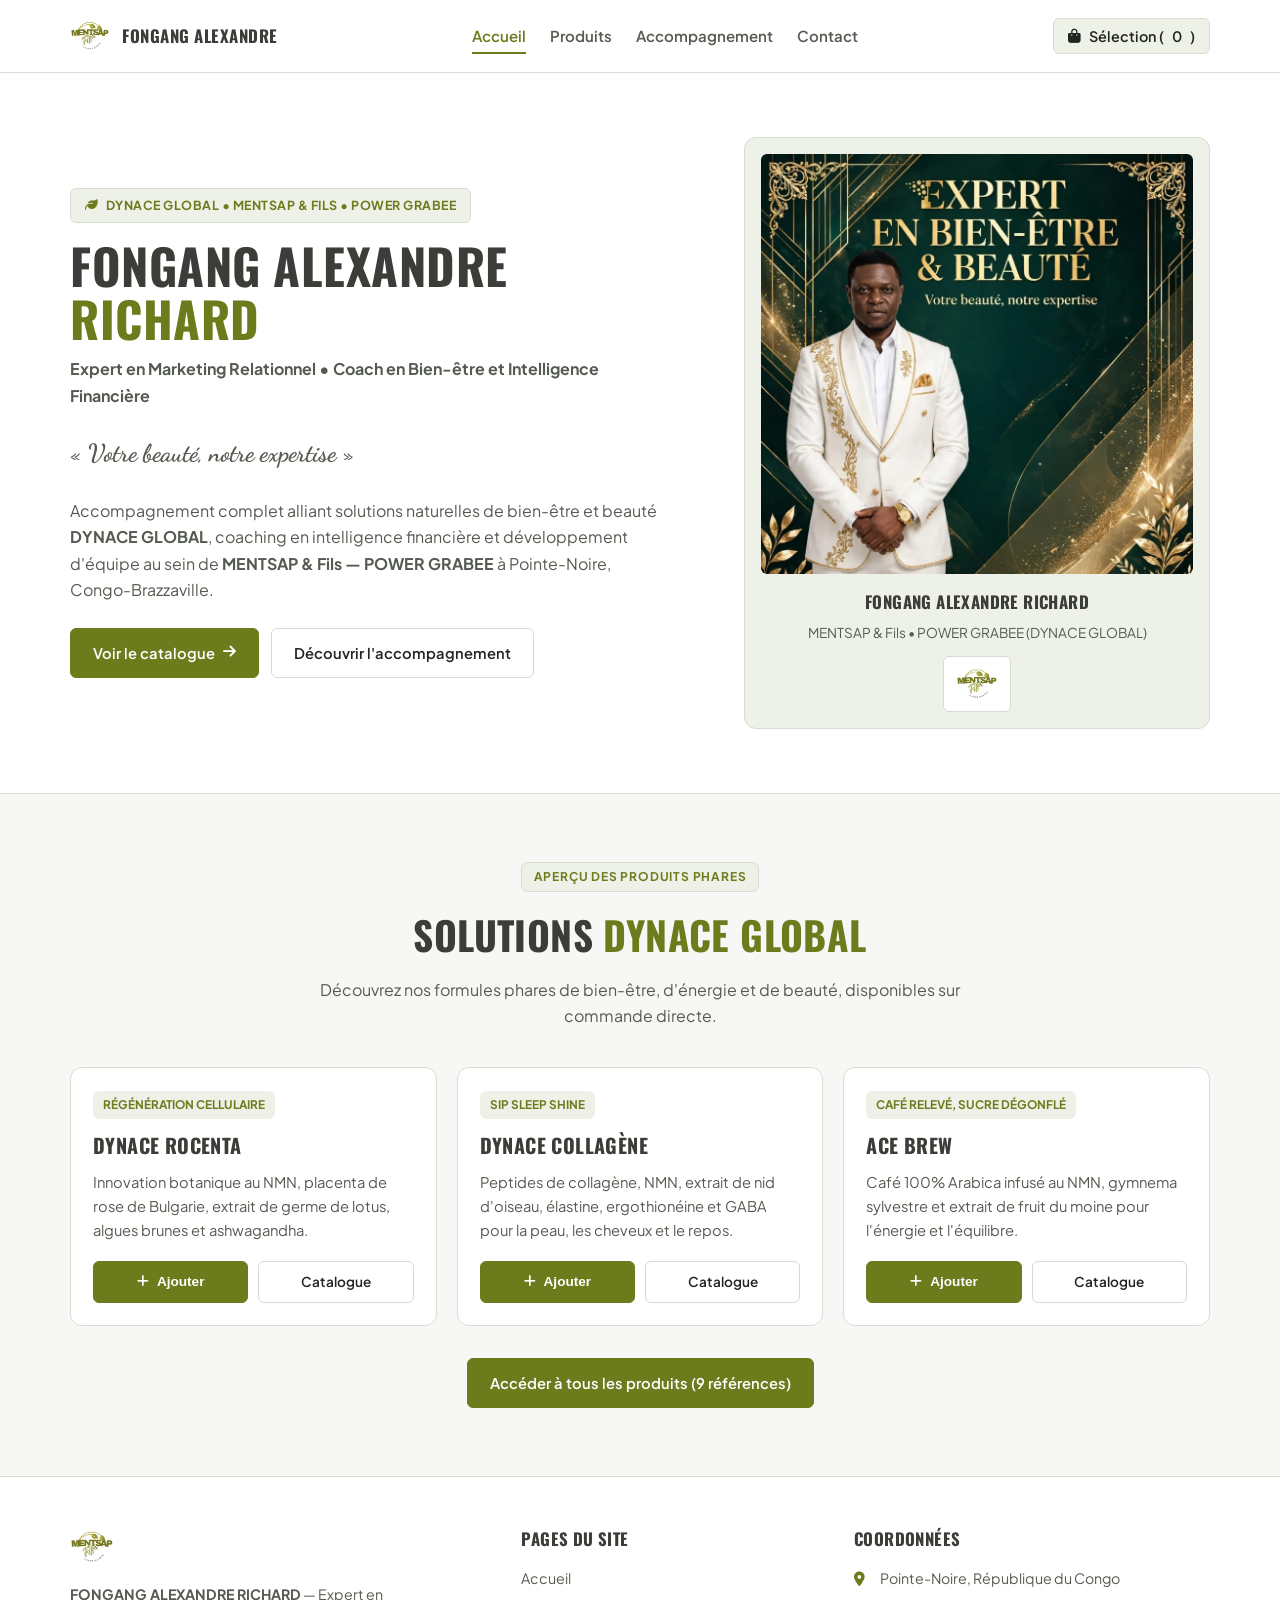
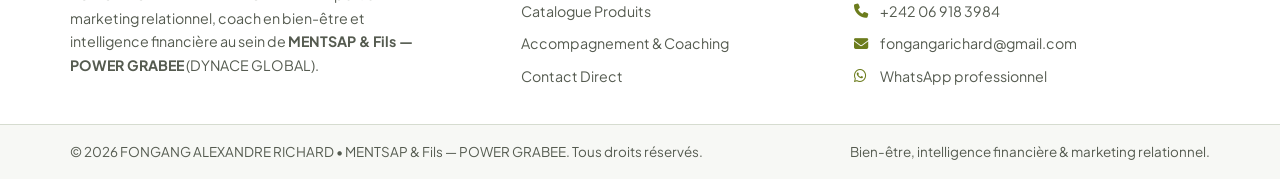
<file: ALEXANDRE DEMO/index.html>
<!DOCTYPE html>
<html lang="fr">
<head>
  <meta charset="UTF-8" />
  <meta name="viewport" content="width=device-width, initial-scale=1.0" />
  <title>Accueil | FONGANG ALEXANDRE RICHARD — MENTSAP & Fils • POWER GRABEE</title>
  <link rel="preconnect" href="https://fonts.googleapis.com" />
  <link rel="preconnect" href="https://fonts.gstatic.com" crossorigin />
  <link href="https://fonts.googleapis.com/css2?family=Dancing+Script:wght@600;700&family=Oswald:wght@600;700&family=Plus+Jakarta+Sans:wght@400;500;600;700&display=swap" rel="stylesheet" />
  <link rel="stylesheet" href="https://cdnjs.cloudflare.com/ajax/libs/font-awesome/6.5.1/css/all.min.css" />
  <link rel="stylesheet" href="style.css" />
</head>
<body>
  <header class="navbar">
    <div class="container nav-inner">
      <a href="index.html" class="brand">
        <img src="logo.png" alt="Logo MENTSAP & Fils - POWER GRABEE" />
        <span>FONGANG ALEXANDRE</span>
      </a>

      <nav class="nav-links" aria-label="Navigation principale">
        <a href="index.html" class="active">Accueil</a>
        <a href="produits.html">Produits</a>
        <a href="accompagnement.html">Accompagnement</a>
        <a href="contact.html">Contact</a>
      </nav>

      <button type="button" class="cart-link" id="openCartBtn">
        <i class="fa-solid fa-bag-shopping"></i> Sélection (<span id="cartCount">0</span>)
      </button>
    </div>
  </header>

  <section class="hero">
    <div class="container hero-grid">
      <div class="anim-hero">
        <span class="badge-dynace float-badge"><i class="fa-solid fa-leaf"></i> DYNACE GLOBAL • MENTSAP & Fils • POWER GRABEE</span>
        <h1>FONGANG ALEXANDRE <span class="accent-olive">RICHARD</span></h1>
        <p class="hero-role">Expert en Marketing Relationnel • Coach en Bien-être et Intelligence Financière</p>
        <p class="hero-slogan">« Votre beauté, notre expertise »</p>
        <p>
          Accompagnement complet alliant solutions naturelles de bien-être et beauté <strong>DYNACE GLOBAL</strong>, coaching en intelligence financière et développement d'équipe au sein de <strong>MENTSAP & Fils — POWER GRABEE</strong> à Pointe-Noire, Congo-Brazzaville.
        </p>
        <div class="hero-actions">
          <a href="produits.html" class="btn btn-dynace">
            Voir le catalogue <i class="fa-solid fa-arrow-right"></i>
          </a>
          <a href="accompagnement.html" class="btn btn-gold-outline">
            Découvrir l'accompagnement
          </a>
        </div>
      </div>

      <div class="hero-card-visual anim-hero-delay">
        <img src="WhatsApp Image 2026-11-20 at 09.04.18.jpeg" alt="Fongang Alexandre Richard - Expert en Marketing Relationnel, Coach Bien-être et Intelligence Financière" class="portrait" />
        <div class="hero-card-caption">
          <strong>FONGANG ALEXANDRE RICHARD</strong>
          <span>MENTSAP & Fils • POWER GRABEE (DYNACE GLOBAL)</span>
          <div class="emblem-badge">
            <img src="logo.png" alt="Logo MENTSAP & Fils - POWER GRABEE" />
          </div>
        </div>
      </div>
    </div>
  </section>

  <section>
    <div class="container">
      <div class="section-head reveal">
        <span class="section-tag">Aperçu des Produits Phares</span>
        <h2 class="section-title">Solutions <span class="accent-olive">DYNACE GLOBAL</span></h2>
        <p class="section-sub">Découvrez nos formules phares de bien-être, d'énergie et de beauté, disponibles sur commande directe.</p>
      </div>

      <div class="products-grid">
        <article class="product-card reveal">
          <div>
            <span class="product-badge">Régénération Cellulaire</span>
            <h3>DYNACE ROCENTA</h3>
            <p>Innovation botanique au NMN, placenta de rose de Bulgarie, extrait de germe de lotus, algues brunes et ashwagandha.</p>
          </div>
          <div class="product-actions">
            <button type="button" class="btn btn-dynace btn-sm add-cart" data-product="Dynace Rocenta">
              <i class="fa-solid fa-plus"></i> Ajouter
            </button>
            <a href="produits.html" class="btn btn-gold-outline btn-sm">Catalogue</a>
          </div>
        </article>

        <article class="product-card reveal">
          <div>
            <span class="product-badge">Sip Sleep Shine</span>
            <h3>DYNACE COLLAGÈNE</h3>
            <p>Peptides de collagène, NMN, extrait de nid d'oiseau, élastine, ergothionéine et GABA pour la peau, les cheveux et le repos.</p>
          </div>
          <div class="product-actions">
            <button type="button" class="btn btn-dynace btn-sm add-cart" data-product="Dynace Collagène">
              <i class="fa-solid fa-plus"></i> Ajouter
            </button>
            <a href="produits.html" class="btn btn-gold-outline btn-sm">Catalogue</a>
          </div>
        </article>

        <article class="product-card reveal">
          <div>
            <span class="product-badge">Café Relevé, Sucre Dégonflé</span>
            <h3>ACE BREW</h3>
            <p>Café 100% Arabica infusé au NMN, gymnema sylvestre et extrait de fruit du moine pour l'énergie et l'équilibre.</p>
          </div>
          <div class="product-actions">
            <button type="button" class="btn btn-dynace btn-sm add-cart" data-product="Ace Brew">
              <i class="fa-solid fa-plus"></i> Ajouter
            </button>
            <a href="produits.html" class="btn btn-gold-outline btn-sm">Catalogue</a>
          </div>
        </article>
      </div>

      <div class="center-cta reveal">
        <a href="produits.html" class="btn btn-dynace">Accéder à tous les produits (9 références)</a>
      </div>
    </div>
  </section>

  <div class="modal-backdrop" id="cartModal">
    <div class="modal-card">
      <div class="modal-head">
        <h3>Votre Sélection</h3>
        <button type="button" class="close-modal" id="closeCartBtn"><i class="fa-solid fa-xmark"></i></button>
      </div>
      <ul class="cart-items" id="cartList">
        <li>Votre sélection est vide.</li>
      </ul>
      <button type="button" class="btn btn-dynace" style="width: 100%;" id="sendOrderWhatsapp">
        <i class="fa-brands fa-whatsapp"></i> Commander cette sélection sur WhatsApp
      </button>
    </div>
  </div>

  <footer class="footer">
    <div class="container footer-grid">
      <div class="footer-about">
        <img src="logo.png" alt="Logo MENTSAP & Fils - POWER GRABEE" />
        <p>
          <strong>FONGANG ALEXANDRE RICHARD</strong> — Expert en marketing relationnel, coach en bien-être et intelligence financière au sein de <strong>MENTSAP & Fils — POWER GRABEE</strong> (DYNACE GLOBAL).
        </p>
      </div>

      <div>
        <h4>Pages du site</h4>
        <ul class="footer-links">
          <li><a href="index.html">Accueil</a></li>
          <li><a href="produits.html">Catalogue Produits</a></li>
          <li><a href="accompagnement.html">Accompagnement & Coaching</a></li>
          <li><a href="contact.html">Contact Direct</a></li>
        </ul>
      </div>

      <div>
        <h4>Coordonnées</h4>
        <ul class="footer-contact">
          <li><i class="fa-solid fa-location-dot"></i> Pointe-Noire, République du Congo</li>
          <li><i class="fa-solid fa-phone"></i> <a href="tel:+242069183984">+242 06 918 3984</a></li>
          <li><i class="fa-solid fa-envelope"></i> <a href="mailto:fongangarichard@gmail.com">fongangarichard@gmail.com</a></li>
          <li><i class="fa-brands fa-whatsapp"></i> <a href="https://wa.me/242069183984" target="_blank" rel="noopener">WhatsApp professionnel</a></li>
        </ul>
      </div>
    </div>

    <div class="footer-bottom">
      <div class="container footer-bottom-inner">
        <span>© 2026 FONGANG ALEXANDRE RICHARD • MENTSAP & Fils — POWER GRABEE. Tous droits réservés.</span>
        <span>Bien-être, intelligence financière & marketing relationnel.</span>
      </div>
    </div>
  </footer>

  <script src="script.js"></script>
</body>
</html>
</file>
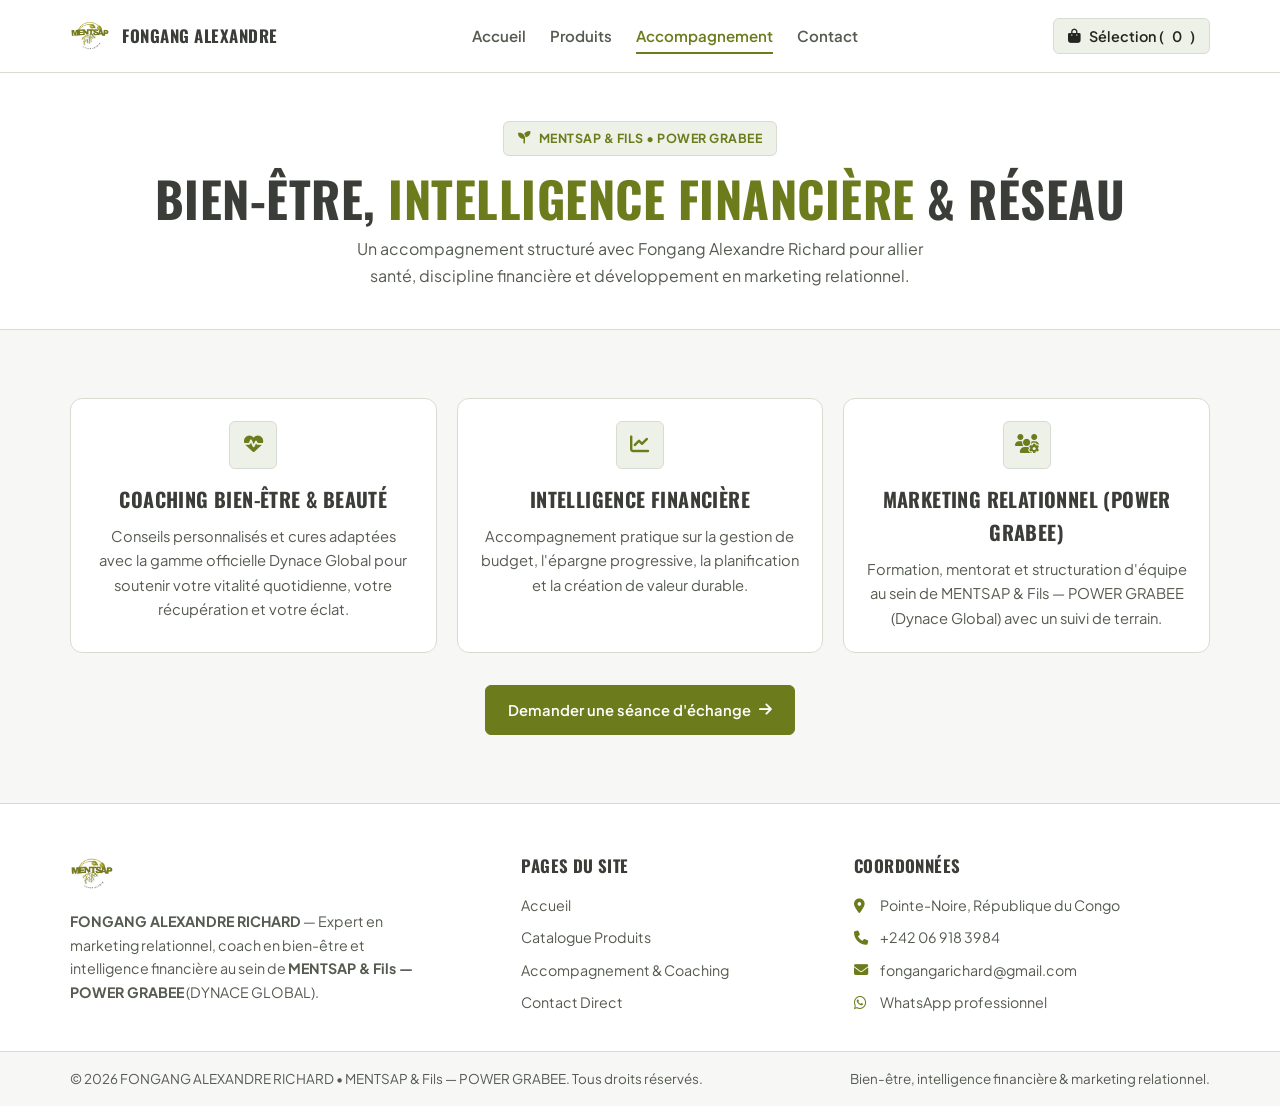
<file: ALEXANDRE DEMO/accompagnement.html>
<!DOCTYPE html>
<html lang="fr">
<head>
  <meta charset="UTF-8" />
  <meta name="viewport" content="width=device-width, initial-scale=1.0" />
  <title>Accompagnement | MENTSAP & Fils — POWER GRABEE • FONGANG ALEXANDRE RICHARD</title>
  <link rel="preconnect" href="https://fonts.googleapis.com" />
  <link rel="preconnect" href="https://fonts.gstatic.com" crossorigin />
  <link href="https://fonts.googleapis.com/css2?family=Dancing+Script:wght@600;700&family=Oswald:wght@600;700&family=Plus+Jakarta+Sans:wght@400;500;600;700&display=swap" rel="stylesheet" />
  <link rel="stylesheet" href="https://cdnjs.cloudflare.com/ajax/libs/font-awesome/6.5.1/css/all.min.css" />
  <link rel="stylesheet" href="style.css" />
</head>
<body>
  <header class="navbar">
    <div class="container nav-inner">
      <a href="index.html" class="brand">
        <img src="logo.png" alt="Logo MENTSAP & Fils - POWER GRABEE" />
        <span>FONGANG ALEXANDRE</span>
      </a>

      <nav class="nav-links" aria-label="Navigation principale">
        <a href="index.html">Accueil</a>
        <a href="produits.html">Produits</a>
        <a href="accompagnement.html" class="active">Accompagnement</a>
        <a href="contact.html">Contact</a>
      </nav>

      <button type="button" class="cart-link" id="openCartBtn">
        <i class="fa-solid fa-bag-shopping"></i> Sélection (<span id="cartCount">0</span>)
      </button>
    </div>
  </header>

  <div class="page-banner anim-hero">
    <div class="container">
      <span class="badge-dynace"><i class="fa-solid fa-seedling"></i> MENTSAP & Fils • POWER GRABEE</span>
      <h1>Bien-être, <span class="accent-olive">Intelligence Financière</span> & Réseau</h1>
      <p>Un accompagnement structuré avec Fongang Alexandre Richard pour allier santé, discipline financière et développement en marketing relationnel.</p>
    </div>
  </div>

  <section>
    <div class="container">
      <div class="pillars-grid">
        <div class="pillar-box reveal">
          <div class="pillar-icon"><i class="fa-solid fa-heart-pulse"></i></div>
          <h3>Coaching Bien-être & Beauté</h3>
          <p>Conseils personnalisés et cures adaptées avec la gamme officielle Dynace Global pour soutenir votre vitalité quotidienne, votre récupération et votre éclat.</p>
        </div>

        <div class="pillar-box reveal">
          <div class="pillar-icon"><i class="fa-solid fa-chart-line"></i></div>
          <h3>Intelligence Financière</h3>
          <p>Accompagnement pratique sur la gestion de budget, l'épargne progressive, la planification et la création de valeur durable.</p>
        </div>

        <div class="pillar-box reveal">
          <div class="pillar-icon"><i class="fa-solid fa-users-gear"></i></div>
          <h3>Marketing Relationnel (POWER GRABEE)</h3>
          <p>Formation, mentorat et structuration d'équipe au sein de MENTSAP & Fils — POWER GRABEE (Dynace Global) avec un suivi de terrain.</p>
        </div>
      </div>

      <div class="center-cta reveal">
        <a href="contact.html" class="btn btn-dynace">
          Demander une séance d'échange <i class="fa-solid fa-arrow-right"></i>
        </a>
      </div>
    </div>
  </section>

  <div class="modal-backdrop" id="cartModal">
    <div class="modal-card">
      <div class="modal-head">
        <h3>Votre Sélection</h3>
        <button type="button" class="close-modal" id="closeCartBtn"><i class="fa-solid fa-xmark"></i></button>
      </div>
      <ul class="cart-items" id="cartList">
        <li>Votre sélection est vide.</li>
      </ul>
      <button type="button" class="btn btn-dynace" style="width: 100%;" id="sendOrderWhatsapp">
        <i class="fa-brands fa-whatsapp"></i> Commander cette sélection sur WhatsApp
      </button>
    </div>
  </div>

  <footer class="footer">
    <div class="container footer-grid">
      <div class="footer-about">
        <img src="logo.png" alt="Logo MENTSAP & Fils - POWER GRABEE" />
        <p>
          <strong>FONGANG ALEXANDRE RICHARD</strong> — Expert en marketing relationnel, coach en bien-être et intelligence financière au sein de <strong>MENTSAP & Fils — POWER GRABEE</strong> (DYNACE GLOBAL).
        </p>
      </div>

      <div>
        <h4>Pages du site</h4>
        <ul class="footer-links">
          <li><a href="index.html">Accueil</a></li>
          <li><a href="produits.html">Catalogue Produits</a></li>
          <li><a href="accompagnement.html">Accompagnement & Coaching</a></li>
          <li><a href="contact.html">Contact Direct</a></li>
        </ul>
      </div>

      <div>
        <h4>Coordonnées</h4>
        <ul class="footer-contact">
          <li><i class="fa-solid fa-location-dot"></i> Pointe-Noire, République du Congo</li>
          <li><i class="fa-solid fa-phone"></i> <a href="tel:+242069183984">+242 06 918 3984</a></li>
          <li><i class="fa-solid fa-envelope"></i> <a href="mailto:fongangarichard@gmail.com">fongangarichard@gmail.com</a></li>
          <li><i class="fa-brands fa-whatsapp"></i> <a href="https://wa.me/242069183984" target="_blank" rel="noopener">WhatsApp professionnel</a></li>
        </ul>
      </div>
    </div>

    <div class="footer-bottom">
      <div class="container footer-bottom-inner">
        <span>© 2026 FONGANG ALEXANDRE RICHARD • MENTSAP & Fils — POWER GRABEE. Tous droits réservés.</span>
        <span>Bien-être, intelligence financière & marketing relationnel.</span>
      </div>
    </div>
  </footer>

  <script src="script.js"></script>
</body>
</html>
</file>
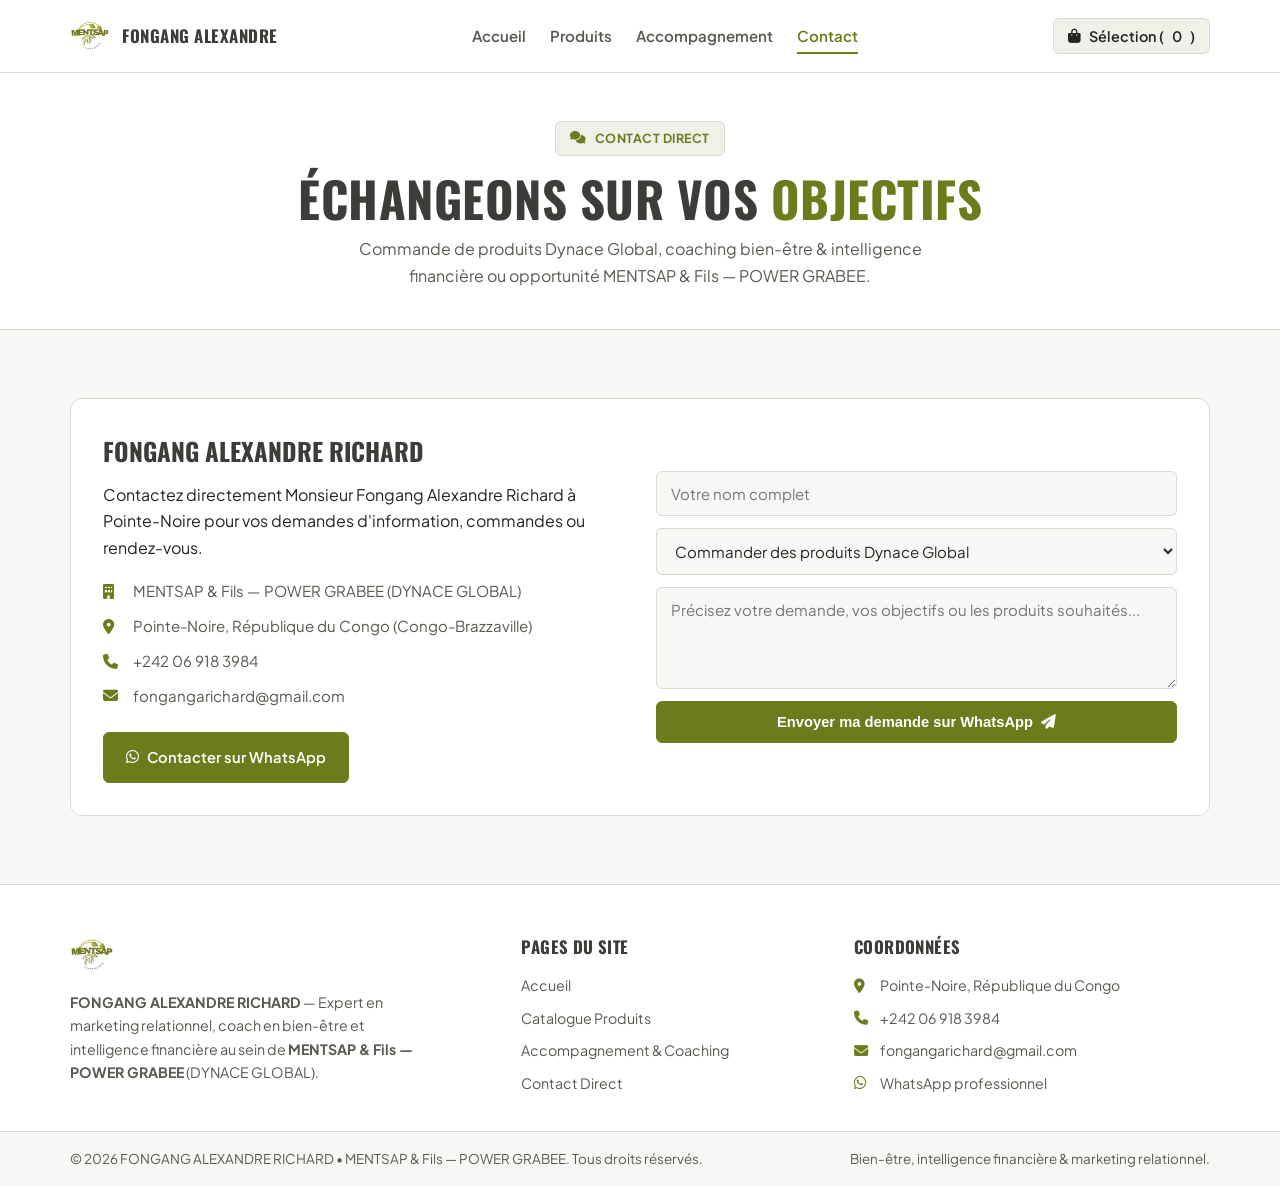
<file: ALEXANDRE DEMO/contact.html>
<!DOCTYPE html>
<html lang="fr">
<head>
  <meta charset="UTF-8" />
  <meta name="viewport" content="width=device-width, initial-scale=1.0" />
  <title>Contact | FONGANG ALEXANDRE RICHARD — MENTSAP & Fils • POWER GRABEE</title>
  <link rel="preconnect" href="https://fonts.googleapis.com" />
  <link rel="preconnect" href="https://fonts.gstatic.com" crossorigin />
  <link href="https://fonts.googleapis.com/css2?family=Dancing+Script:wght@600;700&family=Oswald:wght@600;700&family=Plus+Jakarta+Sans:wght@400;500;600;700&display=swap" rel="stylesheet" />
  <link rel="stylesheet" href="https://cdnjs.cloudflare.com/ajax/libs/font-awesome/6.5.1/css/all.min.css" />
  <link rel="stylesheet" href="style.css" />
</head>
<body>
  <header class="navbar">
    <div class="container nav-inner">
      <a href="index.html" class="brand">
        <img src="logo.png" alt="Logo MENTSAP & Fils - POWER GRABEE" />
        <span>FONGANG ALEXANDRE</span>
      </a>

      <nav class="nav-links" aria-label="Navigation principale">
        <a href="index.html">Accueil</a>
        <a href="produits.html">Produits</a>
        <a href="accompagnement.html">Accompagnement</a>
        <a href="contact.html" class="active">Contact</a>
      </nav>

      <button type="button" class="cart-link" id="openCartBtn">
        <i class="fa-solid fa-bag-shopping"></i> Sélection (<span id="cartCount">0</span>)
      </button>
    </div>
  </header>

  <div class="page-banner anim-hero">
    <div class="container">
      <span class="badge-dynace"><i class="fa-solid fa-comments"></i> Contact Direct</span>
      <h1>Échangeons sur vos <span class="accent-olive">Objectifs</span></h1>
      <p>Commande de produits Dynace Global, coaching bien-être & intelligence financière ou opportunité MENTSAP & Fils — POWER GRABEE.</p>
    </div>
  </div>

  <section>
    <div class="container">
      <div class="contact-box reveal">
        <div class="contact-info">
          <h3>FONGANG ALEXANDRE RICHARD</h3>
          <p>Contactez directement Monsieur Fongang Alexandre Richard à Pointe-Noire pour vos demandes d'information, commandes ou rendez-vous.</p>
          <ul class="contact-list">
            <li><i class="fa-solid fa-building"></i> MENTSAP & Fils — POWER GRABEE (DYNACE GLOBAL)</li>
            <li><i class="fa-solid fa-location-dot"></i> Pointe-Noire, République du Congo (Congo-Brazzaville)</li>
            <li><i class="fa-solid fa-phone"></i> <a href="tel:+242069183984">+242 06 918 3984</a></li>
            <li><i class="fa-solid fa-envelope"></i> <a href="mailto:fongangarichard@gmail.com">fongangarichard@gmail.com</a></li>
          </ul>
          <a href="https://wa.me/242069183984" target="_blank" rel="noopener" class="btn btn-dynace">
            <i class="fa-brands fa-whatsapp"></i> Contacter sur WhatsApp
          </a>
        </div>

        <form class="quick-form" id="demoContactForm">
          <input type="text" id="clientName" placeholder="Votre nom complet" required />
          <select id="clientNeed">
            <option value="Commande de produits Dynace Global">Commander des produits Dynace Global</option>
            <option value="Coaching Bien-être & Intelligence Financière">Coaching Bien-être & Intelligence Financière</option>
            <option value="Marketing Relationnel — MENTSAP & Fils (POWER GRABEE)">Opportunité Marketing Relationnel — MENTSAP & Fils (POWER GRABEE)</option>
          </select>
          <textarea id="clientMsg" rows="4" placeholder="Précisez votre demande, vos objectifs ou les produits souhaités..." required></textarea>
          <button type="submit" class="btn btn-dynace">
            Envoyer ma demande sur WhatsApp <i class="fa-solid fa-paper-plane"></i>
          </button>
        </form>
      </div>
    </div>
  </section>

  <div class="modal-backdrop" id="cartModal">
    <div class="modal-card">
      <div class="modal-head">
        <h3>Votre Sélection</h3>
        <button type="button" class="close-modal" id="closeCartBtn"><i class="fa-solid fa-xmark"></i></button>
      </div>
      <ul class="cart-items" id="cartList">
        <li>Votre sélection est vide.</li>
      </ul>
      <button type="button" class="btn btn-dynace" style="width: 100%;" id="sendOrderWhatsapp">
        <i class="fa-brands fa-whatsapp"></i> Commander cette sélection sur WhatsApp
      </button>
    </div>
  </div>

  <footer class="footer">
    <div class="container footer-grid">
      <div class="footer-about">
        <img src="logo.png" alt="Logo MENTSAP & Fils - POWER GRABEE" />
        <p>
          <strong>FONGANG ALEXANDRE RICHARD</strong> — Expert en marketing relationnel, coach en bien-être et intelligence financière au sein de <strong>MENTSAP & Fils — POWER GRABEE</strong> (DYNACE GLOBAL).
        </p>
      </div>

      <div>
        <h4>Pages du site</h4>
        <ul class="footer-links">
          <li><a href="index.html">Accueil</a></li>
          <li><a href="produits.html">Catalogue Produits</a></li>
          <li><a href="accompagnement.html">Accompagnement & Coaching</a></li>
          <li><a href="contact.html">Contact Direct</a></li>
        </ul>
      </div>

      <div>
        <h4>Coordonnées</h4>
        <ul class="footer-contact">
          <li><i class="fa-solid fa-location-dot"></i> Pointe-Noire, République du Congo</li>
          <li><i class="fa-solid fa-phone"></i> <a href="tel:+242069183984">+242 06 918 3984</a></li>
          <li><i class="fa-solid fa-envelope"></i> <a href="mailto:fongangarichard@gmail.com">fongangarichard@gmail.com</a></li>
          <li><i class="fa-brands fa-whatsapp"></i> <a href="https://wa.me/242069183984" target="_blank" rel="noopener">WhatsApp professionnel</a></li>
        </ul>
      </div>
    </div>

    <div class="footer-bottom">
      <div class="container footer-bottom-inner">
        <span>© 2026 FONGANG ALEXANDRE RICHARD • MENTSAP & Fils — POWER GRABEE. Tous droits réservés.</span>
        <span>Bien-être, intelligence financière & marketing relationnel.</span>
      </div>
    </div>
  </footer>

  <script src="script.js"></script>
</body>
</html>
</file>
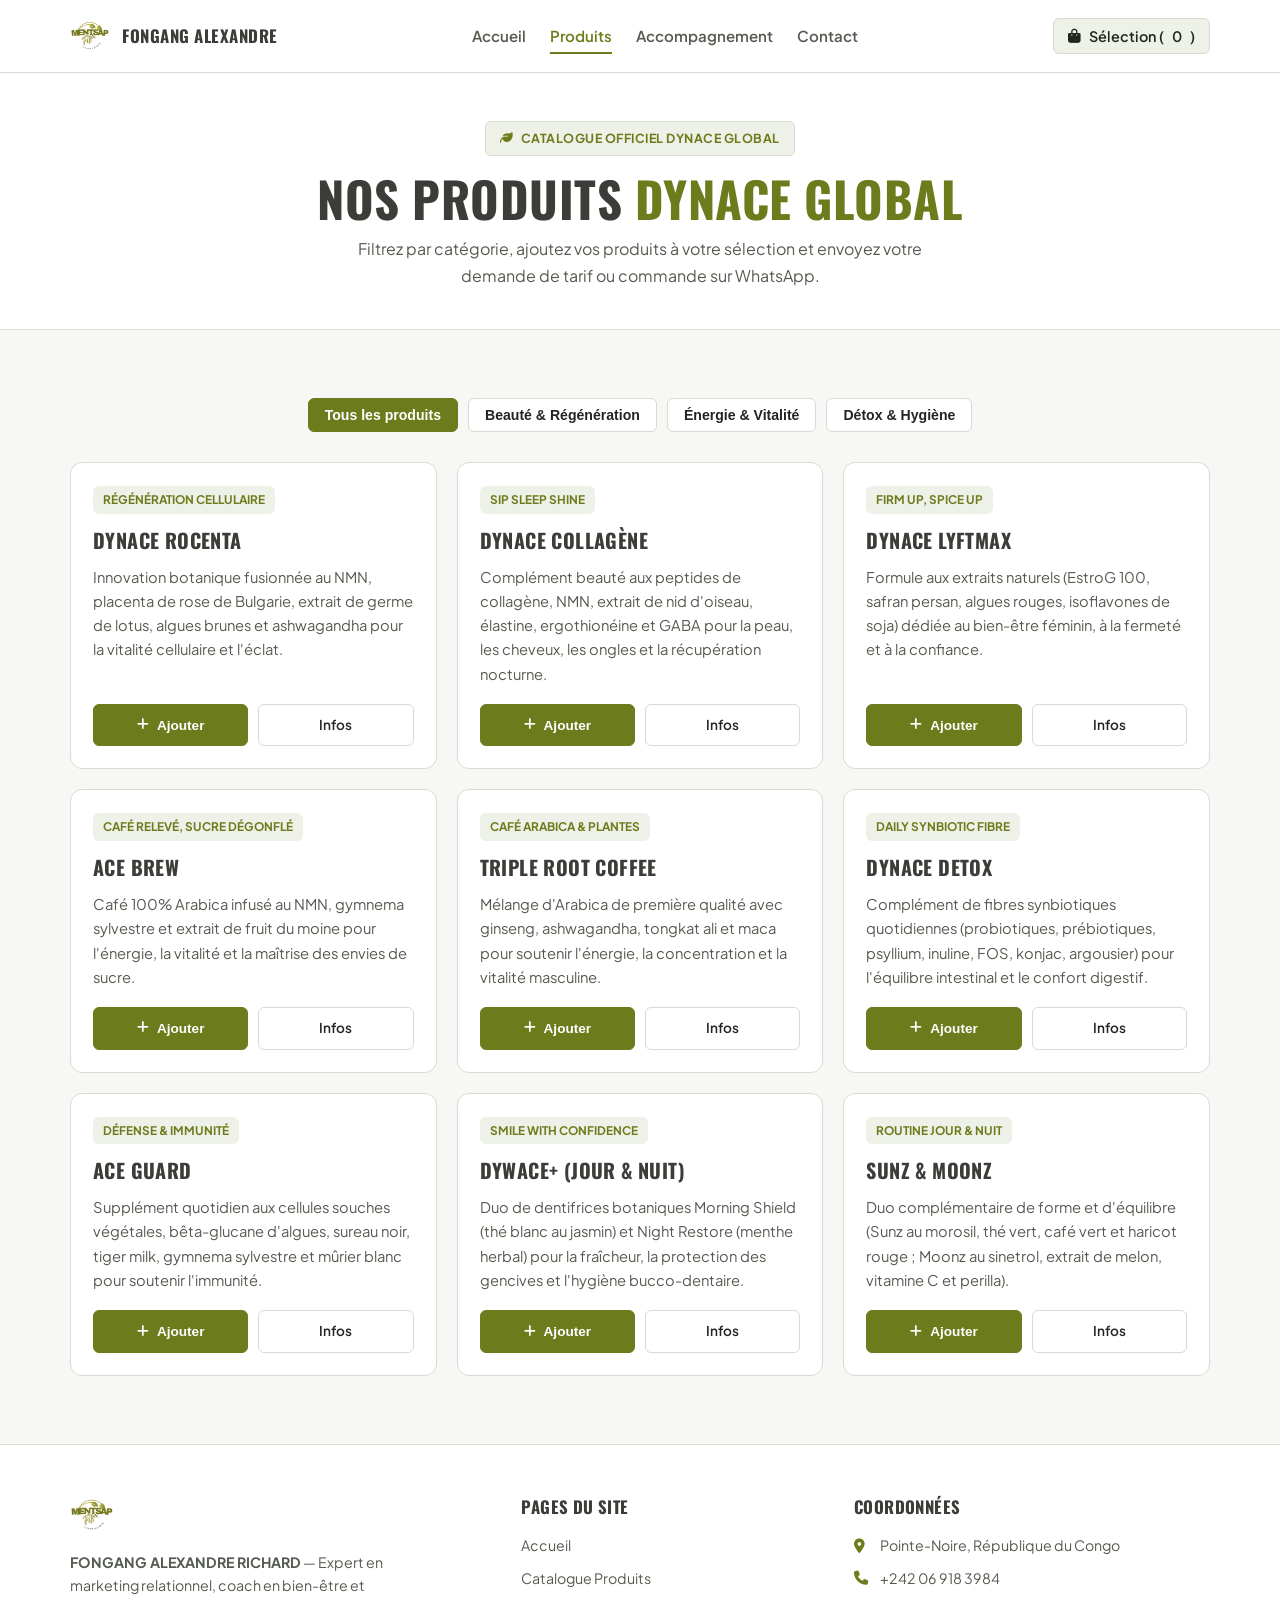
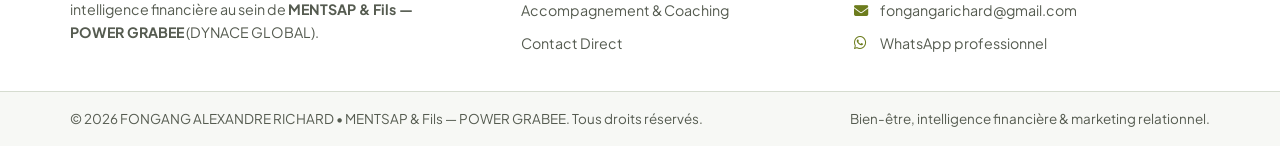
<file: ALEXANDRE DEMO/produits.html>
<!DOCTYPE html>
<html lang="fr">
<head>
  <meta charset="UTF-8" />
  <meta name="viewport" content="width=device-width, initial-scale=1.0" />
  <title>Catalogue Produits | DYNACE GLOBAL — MENTSAP & Fils • POWER GRABEE</title>
  <link rel="preconnect" href="https://fonts.googleapis.com" />
  <link rel="preconnect" href="https://fonts.gstatic.com" crossorigin />
  <link href="https://fonts.googleapis.com/css2?family=Dancing+Script:wght@600;700&family=Oswald:wght@600;700&family=Plus+Jakarta+Sans:wght@400;500;600;700&display=swap" rel="stylesheet" />
  <link rel="stylesheet" href="https://cdnjs.cloudflare.com/ajax/libs/font-awesome/6.5.1/css/all.min.css" />
  <link rel="stylesheet" href="style.css" />
</head>
<body>
  <header class="navbar">
    <div class="container nav-inner">
      <a href="index.html" class="brand">
        <img src="logo.png" alt="Logo MENTSAP & Fils - POWER GRABEE" />
        <span>FONGANG ALEXANDRE</span>
      </a>

      <nav class="nav-links" aria-label="Navigation principale">
        <a href="index.html">Accueil</a>
        <a href="produits.html" class="active">Produits</a>
        <a href="accompagnement.html">Accompagnement</a>
        <a href="contact.html">Contact</a>
      </nav>

      <button type="button" class="cart-link" id="openCartBtn">
        <i class="fa-solid fa-bag-shopping"></i> Sélection (<span id="cartCount">0</span>)
      </button>
    </div>
  </header>

  <div class="page-banner anim-hero">
    <div class="container">
      <span class="badge-dynace"><i class="fa-solid fa-leaf"></i> Catalogue Officiel Dynace Global</span>
      <h1>Nos Produits <span class="accent-olive">DYNACE GLOBAL</span></h1>
      <p>Filtrez par catégorie, ajoutez vos produits à votre sélection et envoyez votre demande de tarif ou commande sur WhatsApp.</p>
    </div>
  </div>

  <section>
    <div class="container">
      <div class="filter-bar">
        <button type="button" class="filter-btn active" data-filter="all">Tous les produits</button>
        <button type="button" class="filter-btn" data-filter="beaute">Beauté & Régénération</button>
        <button type="button" class="filter-btn" data-filter="vitalite">Énergie & Vitalité</button>
        <button type="button" class="filter-btn" data-filter="detox">Détox & Hygiène</button>
      </div>

      <div class="products-grid" id="productsGrid">
        <article class="product-card reveal" data-category="beaute">
          <div>
            <span class="product-badge">Régénération Cellulaire</span>
            <h3>DYNACE ROCENTA</h3>
            <p>Innovation botanique fusionnée au NMN, placenta de rose de Bulgarie, extrait de germe de lotus, algues brunes et ashwagandha pour la vitalité cellulaire et l'éclat.</p>
          </div>
          <div class="product-actions">
            <button type="button" class="btn btn-dynace btn-sm add-cart" data-product="Dynace Rocenta"><i class="fa-solid fa-plus"></i> Ajouter</button>
            <a href="https://wa.me/242069183984?text=Bonjour%20Monsieur%20Fongang,%20je%20voudrais%20le%20prix%20et%20les%20infos%20sur%20Dynace%20Rocenta." target="_blank" rel="noopener" class="btn btn-gold-outline btn-sm">Infos</a>
          </div>
        </article>

        <article class="product-card reveal" data-category="beaute">
          <div>
            <span class="product-badge">Sip Sleep Shine</span>
            <h3>DYNACE COLLAGÈNE</h3>
            <p>Complément beauté aux peptides de collagène, NMN, extrait de nid d'oiseau, élastine, ergothionéine et GABA pour la peau, les cheveux, les ongles et la récupération nocturne.</p>
          </div>
          <div class="product-actions">
            <button type="button" class="btn btn-dynace btn-sm add-cart" data-product="Dynace Collagène"><i class="fa-solid fa-plus"></i> Ajouter</button>
            <a href="https://wa.me/242069183984?text=Bonjour%20Monsieur%20Fongang,%20je%20voudrais%20le%20prix%20et%20les%20infos%20sur%20Dynace%20Collagène." target="_blank" rel="noopener" class="btn btn-gold-outline btn-sm">Infos</a>
          </div>
        </article>

        <article class="product-card reveal" data-category="beaute">
          <div>
            <span class="product-badge">Firm Up, Spice Up</span>
            <h3>DYNACE LYFTMAX</h3>
            <p>Formule aux extraits naturels (EstroG 100, safran persan, algues rouges, isoflavones de soja) dédiée au bien-être féminin, à la fermeté et à la confiance.</p>
          </div>
          <div class="product-actions">
            <button type="button" class="btn btn-dynace btn-sm add-cart" data-product="Dynace Lyftmax"><i class="fa-solid fa-plus"></i> Ajouter</button>
            <a href="https://wa.me/242069183984?text=Bonjour%20Monsieur%20Fongang,%20je%20voudrais%20le%20prix%20et%20les%20infos%20sur%20Dynace%20Lyftmax." target="_blank" rel="noopener" class="btn btn-gold-outline btn-sm">Infos</a>
          </div>
        </article>

        <article class="product-card reveal" data-category="vitalite">
          <div>
            <span class="product-badge">Café Relevé, Sucre Dégonflé</span>
            <h3>ACE BREW</h3>
            <p>Café 100% Arabica infusé au NMN, gymnema sylvestre et extrait de fruit du moine pour l'énergie, la vitalité et la maîtrise des envies de sucre.</p>
          </div>
          <div class="product-actions">
            <button type="button" class="btn btn-dynace btn-sm add-cart" data-product="Ace Brew"><i class="fa-solid fa-plus"></i> Ajouter</button>
            <a href="https://wa.me/242069183984?text=Bonjour%20Monsieur%20Fongang,%20je%20voudrais%20le%20prix%20et%20les%20infos%20sur%20Ace%20Brew." target="_blank" rel="noopener" class="btn btn-gold-outline btn-sm">Infos</a>
          </div>
        </article>

        <article class="product-card reveal" data-category="vitalite">
          <div>
            <span class="product-badge">Café Arabica & Plantes</span>
            <h3>TRIPLE ROOT COFFEE</h3>
            <p>Mélange d'Arabica de première qualité avec ginseng, ashwagandha, tongkat ali et maca pour soutenir l'énergie, la concentration et la vitalité masculine.</p>
          </div>
          <div class="product-actions">
            <button type="button" class="btn btn-dynace btn-sm add-cart" data-product="Triple Root Coffee"><i class="fa-solid fa-plus"></i> Ajouter</button>
            <a href="https://wa.me/242069183984?text=Bonjour%20Monsieur%20Fongang,%20je%20voudrais%20le%20prix%20et%20les%20infos%20sur%20Triple%20Root%20Coffee." target="_blank" rel="noopener" class="btn btn-gold-outline btn-sm">Infos</a>
          </div>
        </article>

        <article class="product-card reveal" data-category="detox">
          <div>
            <span class="product-badge">Daily Synbiotic Fibre</span>
            <h3>DYNACE DETOX</h3>
            <p>Complément de fibres synbiotiques quotidiennes (probiotiques, prébiotiques, psyllium, inuline, FOS, konjac, argousier) pour l'équilibre intestinal et le confort digestif.</p>
          </div>
          <div class="product-actions">
            <button type="button" class="btn btn-dynace btn-sm add-cart" data-product="Dynace Detox"><i class="fa-solid fa-plus"></i> Ajouter</button>
            <a href="https://wa.me/242069183984?text=Bonjour%20Monsieur%20Fongang,%20je%20voudrais%20le%20prix%20et%20les%20infos%20sur%20Dynace%20Detox." target="_blank" rel="noopener" class="btn btn-gold-outline btn-sm">Infos</a>
          </div>
        </article>

        <article class="product-card reveal" data-category="detox">
          <div>
            <span class="product-badge">Défense & Immunité</span>
            <h3>ACE GUARD</h3>
            <p>Supplément quotidien aux cellules souches végétales, bêta-glucane d'algues, sureau noir, tiger milk, gymnema sylvestre et mûrier blanc pour soutenir l'immunité.</p>
          </div>
          <div class="product-actions">
            <button type="button" class="btn btn-dynace btn-sm add-cart" data-product="Ace Guard"><i class="fa-solid fa-plus"></i> Ajouter</button>
            <a href="https://wa.me/242069183984?text=Bonjour%20Monsieur%20Fongang,%20je%20voudrais%20le%20prix%20et%20les%20infos%20sur%20Ace%20Guard." target="_blank" rel="noopener" class="btn btn-gold-outline btn-sm">Infos</a>
          </div>
        </article>

        <article class="product-card reveal" data-category="detox">
          <div>
            <span class="product-badge">Smile With Confidence</span>
            <h3>DYWACE+ (JOUR & NUIT)</h3>
            <p>Duo de dentifrices botaniques Morning Shield (thé blanc au jasmin) et Night Restore (menthe herbal) pour la fraîcheur, la protection des gencives et l'hygiène bucco-dentaire.</p>
          </div>
          <div class="product-actions">
            <button type="button" class="btn btn-dynace btn-sm add-cart" data-product="Dywace+ (Jour & Nuit)"><i class="fa-solid fa-plus"></i> Ajouter</button>
            <a href="https://wa.me/242069183984?text=Bonjour%20Monsieur%20Fongang,%20je%20voudrais%20le%20prix%20et%20les%20infos%20sur%20Dywace+." target="_blank" rel="noopener" class="btn btn-gold-outline btn-sm">Infos</a>
          </div>
        </article>

        <article class="product-card reveal" data-category="vitalite">
          <div>
            <span class="product-badge">Routine Jour & Nuit</span>
            <h3>SUNZ & MOONZ</h3>
            <p>Duo complémentaire de forme et d'équilibre (Sunz au morosil, thé vert, café vert et haricot rouge ; Moonz au sinetrol, extrait de melon, vitamine C et perilla).</p>
          </div>
          <div class="product-actions">
            <button type="button" class="btn btn-dynace btn-sm add-cart" data-product="Sunz & Moonz"><i class="fa-solid fa-plus"></i> Ajouter</button>
            <a href="https://wa.me/242069183984?text=Bonjour%20Monsieur%20Fongang,%20je%20voudrais%20le%20prix%20et%20les%20infos%20sur%20Sunz%20et%20Moonz." target="_blank" rel="noopener" class="btn btn-gold-outline btn-sm">Infos</a>
          </div>
        </article>
      </div>
    </div>
  </section>

  <div class="modal-backdrop" id="cartModal">
    <div class="modal-card">
      <div class="modal-head">
        <h3>Votre Sélection</h3>
        <button type="button" class="close-modal" id="closeCartBtn"><i class="fa-solid fa-xmark"></i></button>
      </div>
      <ul class="cart-items" id="cartList">
        <li>Votre sélection est vide.</li>
      </ul>
      <button type="button" class="btn btn-dynace" style="width: 100%;" id="sendOrderWhatsapp">
        <i class="fa-brands fa-whatsapp"></i> Commander cette sélection sur WhatsApp
      </button>
    </div>
  </div>

  <footer class="footer">
    <div class="container footer-grid">
      <div class="footer-about">
        <img src="logo.png" alt="Logo MENTSAP & Fils - POWER GRABEE" />
        <p>
          <strong>FONGANG ALEXANDRE RICHARD</strong> — Expert en marketing relationnel, coach en bien-être et intelligence financière au sein de <strong>MENTSAP & Fils — POWER GRABEE</strong> (DYNACE GLOBAL).
        </p>
      </div>

      <div>
        <h4>Pages du site</h4>
        <ul class="footer-links">
          <li><a href="index.html">Accueil</a></li>
          <li><a href="produits.html">Catalogue Produits</a></li>
          <li><a href="accompagnement.html">Accompagnement & Coaching</a></li>
          <li><a href="contact.html">Contact Direct</a></li>
        </ul>
      </div>

      <div>
        <h4>Coordonnées</h4>
        <ul class="footer-contact">
          <li><i class="fa-solid fa-location-dot"></i> Pointe-Noire, République du Congo</li>
          <li><i class="fa-solid fa-phone"></i> <a href="tel:+242069183984">+242 06 918 3984</a></li>
          <li><i class="fa-solid fa-envelope"></i> <a href="mailto:fongangarichard@gmail.com">fongangarichard@gmail.com</a></li>
          <li><i class="fa-brands fa-whatsapp"></i> <a href="https://wa.me/242069183984" target="_blank" rel="noopener">WhatsApp professionnel</a></li>
        </ul>
      </div>
    </div>

    <div class="footer-bottom">
      <div class="container footer-bottom-inner">
        <span>© 2026 FONGANG ALEXANDRE RICHARD • MENTSAP & Fils — POWER GRABEE. Tous droits réservés.</span>
        <span>Bien-être, intelligence financière & marketing relationnel.</span>
      </div>
    </div>
  </footer>

  <script src="script.js"></script>
</body>
</html>
</file>
<file: ALEXANDRE DEMO/style.css>
:root {
  --logo-olive: #6c7c1d;
  --logo-olive-dark: #546114;
  --logo-leaf: #9ab028;
  --logo-charcoal: #3b3d38;
  --bg-page: #f7f8f5;
  --bg-surface: #ffffff;
  --bg-soft: #eef1e8;
  --text-main: #222520;
  --text-muted: #555b50;
  --border-subtle: #d6dcd0;
  --radius-sm: 6px;
  --radius-md: 12px;
  --font-display: 'Oswald', sans-serif;
  --font-script: 'Dancing Script', cursive;
  --font-body: 'Plus Jakarta Sans', sans-serif;
  --ease-smooth: cubic-bezier(0.22, 1, 0.36, 1);
}

* {
  box-sizing: border-box;
  margin: 0;
  padding: 0;
}

html {
  scroll-behavior: smooth;
}

body {
  font-family: var(--font-body);
  background-color: var(--bg-page);
  color: var(--text-main);
  line-height: 1.65;
  overflow-x: hidden;
}

.container {
  width: min(1140px, 92%);
  margin: 0 auto;
}

.accent-olive {
  color: var(--logo-olive);
}

.script-accent {
  font-family: var(--font-script);
  color: var(--logo-olive);
  font-weight: 700;
}

/* ======================================================================
   ANIMATIONS & EFFETS DE MOUVEMENT
   ====================================================================== */
@keyframes fadeUpIn {
  from {
    opacity: 0;
    transform: translateY(22px);
  }
  to {
    opacity: 1;
    transform: translateY(0);
  }
}

@keyframes floatGentle {
  0%, 100% {
    transform: translateY(0);
  }
  50% {
    transform: translateY(-6px);
  }
}

.anim-hero {
  animation: fadeUpIn 0.75s var(--ease-smooth) both;
}

.anim-hero-delay {
  animation: fadeUpIn 0.9s var(--ease-smooth) 0.15s both;
}

.float-badge {
  animation: floatGentle 4s ease-in-out infinite;
}

.reveal {
  opacity: 0;
  transform: translateY(24px);
  transition: opacity 0.65s var(--ease-smooth), transform 0.65s var(--ease-smooth);
}

.reveal.is-visible {
  opacity: 1;
  transform: translateY(0);
}

@media (prefers-reduced-motion: reduce) {
  .anim-hero,
  .anim-hero-delay,
  .float-badge,
  .reveal {
    animation: none !important;
    transition: none !important;
    opacity: 1 !important;
    transform: none !important;
  }
}

/* ======================================================================
   NAVIGATION SOBRE & LISIBLE
   ====================================================================== */
.navbar {
  position: sticky;
  top: 0;
  z-index: 100;
  background-color: rgba(255, 255, 255, 0.96);
  border-bottom: 1px solid var(--border-subtle);
  transition: box-shadow 0.25s ease;
}

.navbar.scrolled {
  box-shadow: 0 6px 20px rgba(34, 37, 32, 0.07);
}

.nav-inner {
  display: flex;
  align-items: center;
  justify-content: space-between;
  min-height: 72px;
  padding: 10px 0;
  gap: 20px;
}

.brand {
  display: inline-flex;
  align-items: center;
  gap: 12px;
  color: var(--logo-charcoal);
  text-decoration: none;
  font-family: var(--font-display);
  font-weight: 700;
  font-size: 1.05rem;
  letter-spacing: 0.5px;
  text-transform: uppercase;
  transition: transform 0.25s var(--ease-smooth);
}

.brand:hover {
  transform: translateX(2px);
}

.brand img {
  height: 40px;
  width: auto;
  display: block;
}

.nav-links {
  display: flex;
  align-items: center;
  gap: 24px;
}

.nav-links a {
  position: relative;
  color: var(--text-muted);
  text-decoration: none;
  font-size: 0.94rem;
  font-weight: 600;
  padding: 6px 0;
  transition: color 0.2s ease;
}

.nav-links a::after {
  content: "";
  position: absolute;
  left: 0;
  bottom: 0;
  width: 0;
  height: 2px;
  background-color: var(--logo-olive);
  transition: width 0.28s var(--ease-smooth);
}

.nav-links a:hover,
.nav-links a.active {
  color: var(--logo-olive);
}

.nav-links a:hover::after,
.nav-links a.active::after {
  width: 100%;
}

.cart-link {
  background-color: var(--bg-soft);
  color: var(--text-main);
  border: 1px solid var(--border-subtle);
  padding: 8px 14px;
  border-radius: var(--radius-sm);
  font-family: inherit;
  font-size: 0.9rem;
  font-weight: 600;
  cursor: pointer;
  display: inline-flex;
  align-items: center;
  gap: 8px;
  transition: background-color 0.2s ease, color 0.2s ease, transform 0.2s ease;
}

.cart-link:hover {
  background-color: var(--logo-olive);
  border-color: var(--logo-olive);
  color: #ffffff;
  transform: translateY(-1px);
}

/* ======================================================================
   EN-TÊTE DE PAGE INTERNE & HERO
   ====================================================================== */
.page-banner {
  background-color: var(--bg-surface);
  border-bottom: 1px solid var(--border-subtle);
  padding: 48px 0 40px;
  text-align: center;
}

.hero {
  padding: 64px 0;
  background-color: var(--bg-surface);
  border-bottom: 1px solid var(--border-subtle);
}

.hero-grid {
  display: grid;
  grid-template-columns: 1.15fr 0.85fr;
  gap: 44px;
  align-items: center;
}

.badge-dynace {
  display: inline-flex;
  align-items: center;
  gap: 8px;
  padding: 6px 14px;
  border-radius: var(--radius-sm);
  border: 1px solid var(--border-subtle);
  background-color: var(--bg-soft);
  color: var(--logo-olive);
  font-size: 0.78rem;
  font-weight: 700;
  letter-spacing: 0.5px;
  text-transform: uppercase;
  margin-bottom: 16px;
}

.hero h1,
.page-banner h1 {
  font-family: var(--font-display);
  font-size: clamp(2.1rem, 4vw, 3.05rem);
  font-weight: 700;
  line-height: 1.08;
  letter-spacing: 0.5px;
  text-transform: uppercase;
  color: var(--logo-charcoal);
  margin-bottom: 12px;
}

.hero-role {
  font-size: 1rem;
  font-weight: 700;
  color: var(--logo-olive);
  margin-bottom: 6px;
}

.hero-slogan {
  font-family: var(--font-script);
  font-size: 1.55rem;
  font-weight: 700;
  color: var(--logo-olive-dark);
  margin-bottom: 14px;
}

.hero p,
.page-banner p {
  color: var(--text-muted);
  max-width: 600px;
}

.hero p {
  margin-bottom: 24px;
}

.page-banner p {
  margin: 0 auto;
}

.hero-actions {
  display: flex;
  flex-wrap: wrap;
  gap: 12px;
}

.btn {
  display: inline-flex;
  align-items: center;
  justify-content: center;
  gap: 8px;
  padding: 12px 22px;
  border-radius: var(--radius-sm);
  font-weight: 600;
  font-size: 0.92rem;
  text-decoration: none;
  cursor: pointer;
  border: 1px solid transparent;
  transition: background-color 0.22s ease, color 0.22s ease, border-color 0.22s ease, transform 0.22s var(--ease-smooth);
}

.btn:hover {
  transform: translateY(-2px);
}

.btn-dynace {
  background-color: var(--logo-olive);
  color: #ffffff;
  border-color: var(--logo-olive);
}

.btn-dynace:hover {
  background-color: var(--logo-olive-dark);
}

.btn-gold-outline {
  background-color: var(--bg-surface);
  border-color: var(--border-subtle);
  color: var(--text-main);
}

.btn-gold-outline:hover {
  border-color: var(--logo-olive);
  color: var(--logo-olive);
}

.hero-card-visual {
  background-color: var(--bg-soft);
  border: 1px solid var(--border-subtle);
  border-radius: var(--radius-md);
  padding: 16px;
  text-align: center;
  transition: transform 0.35s var(--ease-smooth), box-shadow 0.35s var(--ease-smooth);
}

.hero-card-visual:hover {
  transform: translateY(-4px);
  box-shadow: 0 14px 28px rgba(34, 37, 32, 0.08);
}

.hero-card-visual img.portrait {
  width: 100%;
  max-height: 420px;
  object-fit: cover;
  object-position: top center;
  border-radius: var(--radius-sm);
  display: block;
}

.hero-card-caption {
  padding-top: 14px;
  display: flex;
  flex-direction: column;
  align-items: center;
  gap: 6px;
}

.hero-card-caption strong {
  font-family: var(--font-display);
  text-transform: uppercase;
  letter-spacing: 0.4px;
  color: var(--logo-charcoal);
  font-size: 1.05rem;
}

.hero-card-caption span {
  font-size: 0.85rem;
  color: var(--text-muted);
}

.emblem-badge {
  margin-top: 6px;
  background-color: var(--bg-surface);
  padding: 6px 12px;
  border-radius: var(--radius-sm);
  border: 1px solid var(--border-subtle);
}

.emblem-badge img {
  height: 42px;
  width: auto;
  display: block;
}

/* ======================================================================
   SECTIONS & CARTES
   ====================================================================== */
section {
  padding: 68px 0;
}

.section-head {
  text-align: center;
  margin-bottom: 38px;
}

.section-tag {
  display: inline-block;
  background-color: var(--bg-soft);
  color: var(--logo-olive);
  border: 1px solid var(--border-subtle);
  text-transform: uppercase;
  letter-spacing: 0.8px;
  font-size: 0.75rem;
  font-weight: 700;
  padding: 4px 12px;
  border-radius: var(--radius-sm);
  margin-bottom: 10px;
}

.section-title {
  font-family: var(--font-display);
  font-size: clamp(1.8rem, 3.2vw, 2.45rem);
  font-weight: 700;
  text-transform: uppercase;
  letter-spacing: 0.4px;
  color: var(--logo-charcoal);
  margin-bottom: 10px;
}

.section-sub {
  color: var(--text-muted);
  max-width: 680px;
  margin: 0 auto;
}

.filter-bar {
  display: flex;
  flex-wrap: wrap;
  justify-content: center;
  gap: 10px;
  margin-bottom: 30px;
}

.filter-btn {
  background-color: var(--bg-surface);
  border: 1px solid var(--border-subtle);
  color: var(--text-main);
  padding: 8px 16px;
  border-radius: var(--radius-sm);
  font-size: 0.88rem;
  font-weight: 600;
  cursor: pointer;
  transition: background-color 0.2s ease, color 0.2s ease, transform 0.2s ease;
}

.filter-btn:hover {
  transform: translateY(-1px);
}

.filter-btn.active,
.filter-btn:hover {
  background-color: var(--logo-olive);
  color: #ffffff;
  border-color: var(--logo-olive);
}

.products-grid,
.pillars-grid {
  display: grid;
  grid-template-columns: repeat(3, 1fr);
  gap: 20px;
}

.product-card,
.pillar-box {
  background-color: var(--bg-surface);
  border: 1px solid var(--border-subtle);
  border-radius: var(--radius-md);
  padding: 22px;
  display: flex;
  flex-direction: column;
  justify-content: space-between;
  transition: transform 0.3s var(--ease-smooth), box-shadow 0.3s var(--ease-smooth), border-color 0.3s ease;
}

.product-card:hover,
.pillar-box:hover {
  transform: translateY(-5px);
  border-color: var(--logo-leaf);
  box-shadow: 0 12px 24px rgba(34, 37, 32, 0.08);
}

.pillar-box {
  justify-content: flex-start;
  text-align: center;
}

.product-badge {
  display: inline-block;
  font-size: 0.74rem;
  font-weight: 700;
  text-transform: uppercase;
  color: var(--logo-olive);
  background-color: var(--bg-soft);
  padding: 4px 10px;
  border-radius: var(--radius-sm);
  margin-bottom: 10px;
}

.product-card h3,
.pillar-box h3 {
  font-family: var(--font-display);
  font-size: 1.25rem;
  font-weight: 700;
  text-transform: uppercase;
  letter-spacing: 0.4px;
  color: var(--logo-charcoal);
  margin-bottom: 8px;
}

.product-card p,
.pillar-box p {
  font-size: 0.92rem;
  color: var(--text-muted);
  margin-bottom: 18px;
}

.pillar-box p {
  margin-bottom: 0;
}

.pillar-icon {
  width: 48px;
  height: 48px;
  border-radius: var(--radius-sm);
  background-color: var(--bg-soft);
  border: 1px solid var(--border-subtle);
  color: var(--logo-olive);
  display: grid;
  place-items: center;
  font-size: 1.2rem;
  margin: 0 auto 14px;
  transition: transform 0.25s var(--ease-smooth), background-color 0.25s ease, color 0.25s ease;
}

.pillar-box:hover .pillar-icon {
  transform: scale(1.06);
  background-color: var(--logo-olive);
  color: #ffffff;
}

.product-actions {
  display: flex;
  gap: 10px;
}

.btn-sm {
  flex: 1;
  padding: 9px 12px;
  font-size: 0.85rem;
}

.center-cta {
  text-align: center;
  margin-top: 32px;
}

/* ======================================================================
   CONTACT
   ====================================================================== */
.contact-box {
  background-color: var(--bg-surface);
  border: 1px solid var(--border-subtle);
  border-radius: var(--radius-md);
  padding: 32px;
  display: grid;
  grid-template-columns: 1fr 1fr;
  gap: 32px;
  align-items: center;
}

.contact-info h3 {
  font-family: var(--font-display);
  font-size: 1.55rem;
  font-weight: 700;
  text-transform: uppercase;
  color: var(--logo-charcoal);
  margin-bottom: 10px;
}

.contact-list {
  list-style: none;
  margin: 18px 0 24px;
  display: flex;
  flex-direction: column;
  gap: 10px;
}

.contact-list li {
  display: flex;
  align-items: center;
  gap: 12px;
  color: var(--text-muted);
  font-size: 0.94rem;
}

.contact-list i {
  color: var(--logo-olive);
  width: 18px;
}

.contact-list a {
  color: inherit;
  text-decoration: none;
}

.contact-list a:hover {
  color: var(--logo-olive);
}

.quick-form {
  display: flex;
  flex-direction: column;
  gap: 12px;
}

.quick-form input,
.quick-form select,
.quick-form textarea {
  width: 100%;
  padding: 12px 14px;
  border-radius: var(--radius-sm);
  border: 1px solid var(--border-subtle);
  background-color: var(--bg-page);
  color: var(--text-main);
  font-family: inherit;
  font-size: 0.94rem;
  transition: border-color 0.2s ease, background-color 0.2s ease;
}

.quick-form input:focus,
.quick-form select:focus,
.quick-form textarea:focus {
  outline: none;
  border-color: var(--logo-olive);
  background-color: var(--bg-surface);
}

/* ======================================================================
   MODAL PANIER WHATSAPP
   ====================================================================== */
.modal-backdrop {
  position: fixed;
  inset: 0;
  background-color: rgba(34, 37, 32, 0.55);
  display: none;
  place-items: center;
  z-index: 200;
  padding: 16px;
}

.modal-backdrop.open {
  display: grid;
}

.modal-card {
  background-color: var(--bg-surface);
  border: 1px solid var(--border-subtle);
  border-radius: var(--radius-md);
  width: min(460px, 100%);
  padding: 24px;
  animation: fadeUpIn 0.28s var(--ease-smooth) both;
}

.modal-head {
  display: flex;
  justify-content: space-between;
  align-items: center;
  margin-bottom: 16px;
  border-bottom: 1px solid var(--border-subtle);
  padding-bottom: 12px;
}

.modal-head h3 {
  font-family: var(--font-display);
  text-transform: uppercase;
  color: var(--logo-charcoal);
}

.close-modal {
  background: transparent;
  border: none;
  color: var(--text-muted);
  font-size: 1.2rem;
  cursor: pointer;
}

.cart-items {
  list-style: none;
  display: flex;
  flex-direction: column;
  gap: 10px;
  margin-bottom: 20px;
  max-height: 240px;
  overflow-y: auto;
}

.cart-items li {
  display: flex;
  justify-content: space-between;
  align-items: center;
  background-color: var(--bg-soft);
  padding: 10px 14px;
  border-radius: var(--radius-sm);
  font-size: 0.92rem;
  color: var(--text-main);
}

.remove-item {
  background: transparent;
  border: none;
  color: #9e1b42;
  cursor: pointer;
  font-weight: 700;
}

/* ======================================================================
   FOOTER PROFESSIONNEL STRUCTURÉ
   ====================================================================== */
.footer {
  background-color: var(--bg-surface);
  border-top: 1px solid var(--border-subtle);
  padding-top: 48px;
  color: var(--text-muted);
  font-size: 0.9rem;
}

.footer-grid {
  display: grid;
  grid-template-columns: 1.4fr 1fr 1.2fr;
  gap: 36px;
  padding-bottom: 36px;
}

.footer-about img {
  height: 44px;
  width: auto;
  display: block;
  margin-bottom: 14px;
}

.footer-about p {
  color: var(--text-muted);
  font-size: 0.89rem;
  max-width: 360px;
}

.footer h4 {
  font-family: var(--font-display);
  font-size: 1.05rem;
  text-transform: uppercase;
  letter-spacing: 0.4px;
  color: var(--logo-charcoal);
  margin-bottom: 14px;
}

.footer-links,
.footer-contact {
  list-style: none;
  display: flex;
  flex-direction: column;
  gap: 9px;
  font-size: 0.89rem;
}

.footer-links a,
.footer-contact a {
  color: var(--text-muted);
  text-decoration: none;
  transition: color 0.2s ease;
}

.footer-links a:hover,
.footer-contact a:hover {
  color: var(--logo-olive);
}

.footer-contact li {
  display: flex;
  align-items: center;
  gap: 10px;
}

.footer-contact i {
  color: var(--logo-olive);
  width: 16px;
}

.footer-bottom {
  border-top: 1px solid var(--border-subtle);
  background-color: var(--bg-page);
  padding: 16px 0;
  font-size: 0.84rem;
  color: var(--text-muted);
}

.footer-bottom-inner {
  display: flex;
  flex-wrap: wrap;
  align-items: center;
  justify-content: space-between;
  gap: 12px;
}

@media (max-width: 900px) {
  .hero-grid,
  .products-grid,
  .pillars-grid,
  .contact-box,
  .footer-grid {
    grid-template-columns: 1fr;
  }

  .nav-links {
    display: none;
  }

  .footer-bottom-inner {
    flex-direction: column;
    text-align: center;
  }
}
</file>
